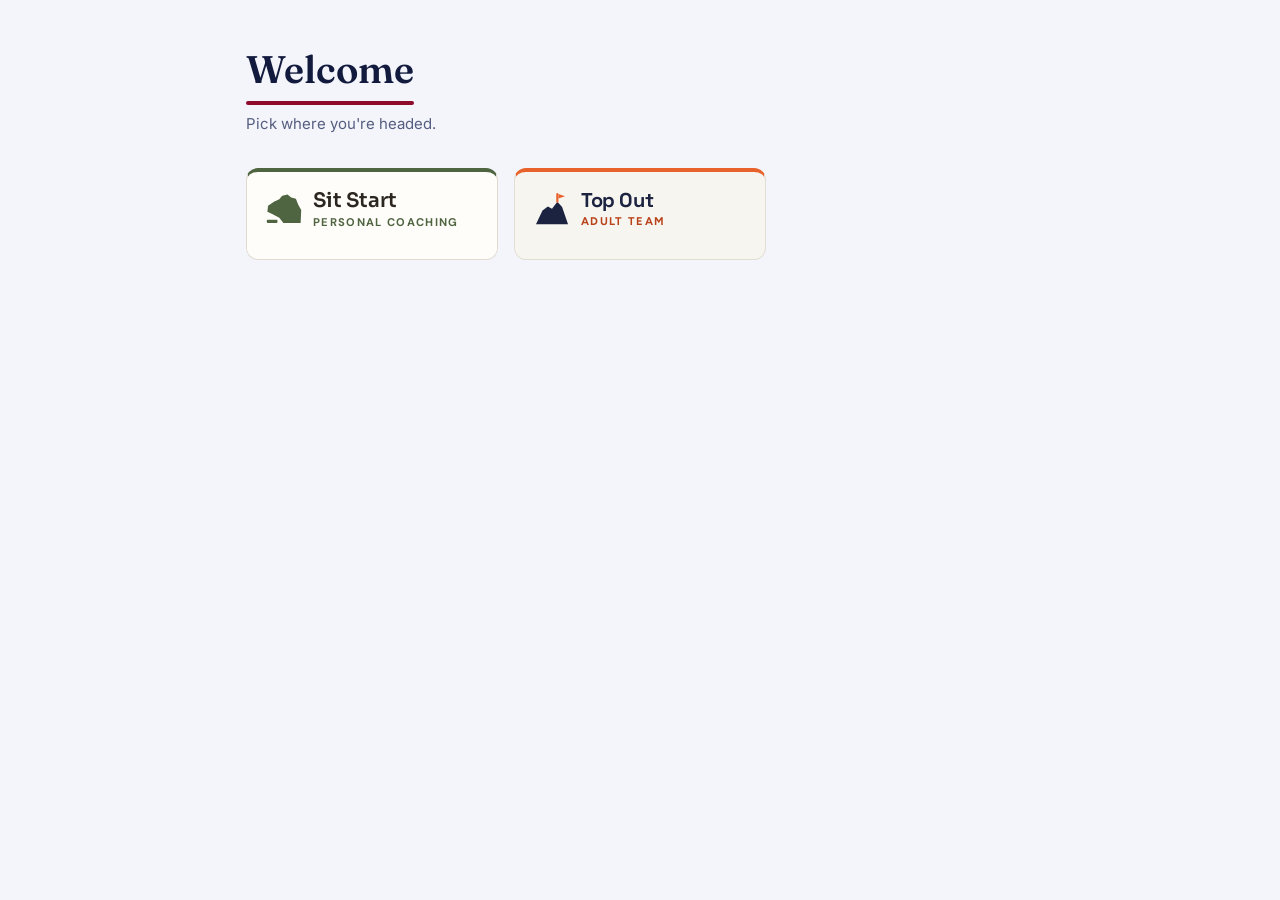
<file: index.html>
<!doctype html>
<html lang="en">
<head>
<meta charset="utf-8">
<meta name="viewport" content="width=device-width, initial-scale=1, viewport-fit=cover">
<title>Home</title>
<link rel="icon" href="icon.svg" type="image/svg+xml">
<link rel="apple-touch-icon" href="apple-touch-icon.png">
<link rel="preconnect" href="https://fonts.googleapis.com">
<link rel="preconnect" href="https://fonts.gstatic.com" crossorigin>
<link href="https://fonts.googleapis.com/css2?family=Fraunces:opsz,wght@9..144,600&family=Inter:wght@400;500&family=DM+Sans:opsz,wght@9..40,400;9..40,700&family=Sora:wght@600&family=Space+Grotesk:wght@700&family=Figtree:wght@400;700&family=Outfit:wght@700&family=IBM+Plex+Sans:wght@400&family=DM+Serif+Display&family=Karla:wght@400&family=Fredoka:wght@600&family=Nunito:wght@400&display=swap" rel="stylesheet">
<style>
/* Home: midnight blue and crimson. Each card wears its own app's colors. */
:root {
  --bg: #F4F5FA; --ink: #121A3D; --muted: #555E80; --line: #DADDEB; --accent: #8E0B2C;
  /* Sit Start: moss on warm sand */
  --ss-card: #FFFDF9; --ss-ink: #2C2620; --ss-muted: #766B60; --ss-line: #E1DAD0; --ss-accent: #4F6441;
  /* Top Out: chalk, navy, rope orange */
  --to-card: #F7F5F0; --to-ink: #1B2340; --to-muted: #5E6680; --to-line: #E2DED3; --to-accent: #E8622C; --to-accent-text: #B8431A;
  /* FIRE: ink and ember */
  --fi-card: #171A21; --fi-ink: #F6F3EE; --fi-muted: #A6AAB4; --fi-line: #2A2E36; --fi-accent: #FF6B35; --fi-gold: #FFC857;
  /* PT Pal: plum and berry */
  --pt-card: #3A2230; --pt-ink: #FFF6EE; --pt-muted: #D9C3CC; --pt-line: #4E3242; --pt-accent: #FF6B83; --pt-gold: #F4BF45;
  /* Kiddo Draw: pine and cranberry */
  --xm-card: #1E3B2F; --xm-ink: #F7F3EC; --xm-muted: #AFC2B7; --xm-line: #2C4E3F; --xm-accent: #E5566B; --xm-gold: #F2C14E;
  color-scheme: light;
}
@media (prefers-color-scheme: dark) {
  :root:not([data-theme="light"]) {
    --bg: #0A0F24; --ink: #E9ECF7; --muted: #9CA3C2; --line: #232A4A; --accent: #C8163F;
    --ss-card: #201C17; --ss-ink: #ECE5DB; --ss-muted: #A69A8B; --ss-line: #352F27; --ss-accent: #A4BA8F;
    --to-card: #181C2C; --to-ink: #EDEFF5; --to-muted: #9AA1B8; --to-line: #2A3048; --to-accent: #FF8A4C; --to-accent-text: #FFA877;
    color-scheme: dark;
  }
}
:root[data-theme="dark"] {
  --bg: #0A0F24; --ink: #E9ECF7; --muted: #9CA3C2; --line: #232A4A; --accent: #C8163F;
  --ss-card: #201C17; --ss-ink: #ECE5DB; --ss-muted: #A69A8B; --ss-line: #352F27; --ss-accent: #A4BA8F;
  --to-card: #181C2C; --to-ink: #EDEFF5; --to-muted: #9AA1B8; --to-line: #2A3048; --to-accent: #FF8A4C; --to-accent-text: #FFA877;
  color-scheme: dark;
}
* { box-sizing: border-box; }
html { background: var(--bg); }
body { margin: 0; padding: 0 env(safe-area-inset-right) env(safe-area-inset-bottom) env(safe-area-inset-left); background: var(--bg); color: var(--ink); font: 15px/1.5 Inter, system-ui, sans-serif; }
main { max-width: 820px; margin: 0 auto; padding: 3rem 16px; }
h1 { display: inline-block; font: 600 2.4rem/1.1 Fraunces, Georgia, serif; margin: 0 0 .5rem; }
h1::after { content: ""; display: block; width: 100%; height: 4px; border-radius: 2px; background: var(--accent); margin-top: .7rem; }
.muted { color: var(--muted); margin: 0; }
.apps { display: grid; grid-template-columns: repeat(auto-fill, minmax(240px, 1fr)); gap: 1rem; margin-top: 2rem; }
.app[hidden] { display: none; }
.app { display: block; background: var(--card); border: 1px solid var(--line); border-radius: 12px; padding: 1.1rem;
  color: var(--ink); text-decoration: none; transition: border-color .15s, transform .15s; }
.app:hover { border-color: var(--accent); transform: translateY(-2px); }
.app:focus-visible { outline: 3px solid var(--accent); outline-offset: 2px; }
.app .brand { display: flex; align-items: center; gap: .65rem; margin-bottom: .7rem; }
.app .brand svg { width: 38px; height: 38px; flex: none; }
.app .brand h2 { margin: 0; white-space: nowrap; }
.sitstart { --card: var(--ss-card); --ink: var(--ss-ink); --muted: var(--ss-muted); --line: var(--ss-line); --accent: var(--ss-accent);
  font-family: "DM Sans", Inter, sans-serif; }
.sitstart .brand svg { color: var(--accent); }
.sitstart .brand h2 { font: 600 1.25rem/1.05 Sora, sans-serif; }
.topout { --card: var(--to-card); --ink: var(--to-ink); --muted: var(--to-muted); --line: var(--to-line); --accent: var(--to-accent);
  font-family: Figtree, Inter, sans-serif; border-top: 4px solid var(--to-accent); }
.topout .brand svg { color: var(--ink); }
.topout .brand .flag { fill: var(--accent); }
.topout .brand path[stroke] { stroke: var(--accent); }
.topout .brand h2 { font: 700 1.25rem/1 "Space Grotesk", sans-serif; letter-spacing: -.02em; }
.app .sub { display: block; white-space: nowrap; font-size: .7rem; font-weight: 700; letter-spacing: .12em; text-transform: uppercase; margin-top: .2rem; }
.sitstart .sub { color: var(--ss-accent); }
.topout .sub { color: var(--to-accent-text); }
.sitstart { border-top: 4px solid var(--ss-accent); }
/* FIRE: an ink card in both themes, an ember-to-gold line on top */
.fire { --card: var(--fi-card); --ink: var(--fi-ink); --muted: var(--fi-muted); --line: var(--fi-line); --accent: var(--fi-accent);
  font-family: "IBM Plex Sans", Inter, sans-serif; border-top: 0; position: relative; overflow: hidden; }
.fire::before { content: ""; position: absolute; inset: 0 0 auto; height: 4px; background: linear-gradient(90deg, var(--fi-accent), var(--fi-gold)); }
.fire .brand .flame { fill: var(--fi-accent); }
.fire .brand .core { fill: var(--fi-gold); }
.fire .brand h2 { font: 700 1.3rem/1 Outfit, sans-serif; letter-spacing: .04em; }
.fire .sub { color: var(--fi-gold); letter-spacing: .06em; }   /* tighter so "Financial Independence" stays on one line and the cards keep one height */
/* Kiddo Draw: a pine card in both themes, a candy-cane line on top */
.xmas { --card: var(--xm-card); --ink: var(--xm-ink); --muted: var(--xm-muted); --line: var(--xm-line); --accent: var(--xm-accent);
  font-family: Karla, Inter, sans-serif; position: relative; overflow: hidden; }
.xmas::before { content: ""; position: absolute; inset: 0 0 auto; height: 4px; background: repeating-linear-gradient(-45deg, var(--xm-accent) 0 8px, var(--xm-ink) 8px 16px); }
.xmas .brand .box { fill: #D23A50; }
.xmas .brand .lid { fill: var(--xm-accent); }
.xmas .brand .ribbon { fill: var(--xm-gold); }
.xmas .brand h2 { font: 400 1.4rem/1 "DM Serif Display", serif; }
.xmas .sub { color: var(--xm-gold); }
/* A row's second (and third) line, under the name and lined up with it (past the grip). */
.set-line { flex-basis: 100%; display: flex; flex-wrap: wrap; align-items: center; gap: .4rem; padding-left: calc(10px + 1rem); }
.set-line > input { flex: 1 1 10rem; }
.circuit-row > input[name="name"] { flex: 1 1 4rem; min-width: 4rem; }
.circuit-row .vrange input { width: 3.2rem; }
.set-btns { display: inline-flex; gap: .4rem; margin-left: auto; }
.add-row input.short-in { flex: none; width: 7rem; min-width: 0; }
/* PT Pal: a plum card in both themes, a berry-to-gold line on top */
.pt { --card: var(--pt-card); --ink: var(--pt-ink); --muted: var(--pt-muted); --line: var(--pt-line); --accent: var(--pt-accent);
  font-family: Nunito, Inter, sans-serif; position: relative; overflow: hidden; }
.pt::before { content: ""; position: absolute; inset: 0 0 auto; height: 4px; background: linear-gradient(90deg, var(--pt-accent), var(--pt-gold)); }
.pt .brand h2 { font: 600 1.35rem/1 Fredoka, sans-serif; }
.pt .sub { color: var(--pt-gold); }
</style>
</head>
<body>
<main>
  <h1>Welcome</h1>
  <p class="muted">Pick where you're headed.</p>
  <!-- One card per app. Each app lives in its own folder; its card uses that app's colors and fonts. -->
  <div class="apps">
    <a class="app sitstart" href="sitstart/">
      <div class="brand">
        <svg viewBox="0 0 32 32" aria-hidden="true"><path d="M15.5 27 12 22.5l-5.5-3-4.5-2 .6-5L7.5 9 12 7l2.5-3 4.5-1 3 2.5 4 1 2 5 2.5 4.5-.5 11z" fill="currentColor"/><rect x="1.5" y="24.2" width="9" height="2.8" rx=".9" fill="currentColor"/></svg>
        <div><h2>Sit Start</h2><span class="sub">Personal Coaching</span></div>
      </div>
    </a>
    <a class="app topout" href="topout/">
      <div class="brand">
        <svg viewBox="0 0 32 32" aria-hidden="true"><path d="M2.5 28 8 16.5l4.5-3.5 3.5 2 4.5-6 4 4.5L29.5 28z" fill="currentColor"/><path d="M20.5 9V2.5" stroke="currentColor" stroke-width="1.8" stroke-linecap="round"/><path class="flag" d="M21.4 2.6 27 4.4l-5.6 1.9z" fill="currentColor"/></svg>
        <div><h2>Top Out</h2><span class="sub">Adult Team</span></div>
      </div>
    </a>
    <!-- FIRE is private: hidden unless the FIRE app has seen the owner sign in on this device (fire/js/app.js sets the flag). -->
    <a class="app fire" href="fire/" hidden>
      <div class="brand">
        <svg viewBox="0 0 32 32" aria-hidden="true"><path class="flame" d="M16 4.5c.8 4.6 7.5 7.6 7.5 15.2a7.5 7.5 0 0 1-15 0c0-4 2.2-6.7 4-8.4 0 2.6 1 4.2 2.4 4.9C14.6 12 14.3 8 16 4.5z"/><path class="core" d="M16 27.2a3.3 3.3 0 0 1-3.3-3.3c0-2.4 2.1-3.8 3.3-5.8 1.2 2 3.3 3.4 3.3 5.8a3.3 3.3 0 0 1-3.3 3.3z"/></svg>
        <div><h2>FIRE</h2><span class="sub">Financial Independence</span></div>
      </div>
    </a>
    <!-- Kiddo Draw is private too: hidden unless its app has seen the owner sign in on this device (christmas/js/app.js sets the flag). -->
    <a class="app xmas" href="christmas/" hidden>
      <div class="brand">
        <svg viewBox="0 0 32 32" aria-hidden="true"><rect class="box" x="7" y="14.5" width="18" height="12.5" rx="1.5"/><rect class="lid" x="5.5" y="10.5" width="21" height="5" rx="1.5"/><rect class="ribbon" x="14.5" y="10.5" width="3" height="16.5"/><path class="ribbon" d="M16 10.5c-1.4-3.6-6.2-4.6-6.2-1.8 0 1.8 3.4 1.8 6.2 1.8zM16 10.5c1.4-3.6 6.2-4.6 6.2-1.8 0 1.8-3.4 1.8-6.2 1.8z"/></svg>
        <div><h2>Kiddo Draw</h2><span class="sub">Christmas</span></div>
      </div>
    </a>
    <!-- PT Pal is private too: hidden unless its app has seen the owner sign in on this device (pt/js/app.js sets the flag). -->
    <a class="app pt" href="pt/" hidden>
      <div class="brand">
        <svg viewBox="0 0 48 48" aria-hidden="true"><path d="M24 14V8" stroke="#3E7A48" stroke-width="2.5" stroke-linecap="round" fill="none"/><path d="M24 11c2.5-5.5 8-7.5 13-6.5-1.2 5-6.5 8.5-13 6.5z" fill="#4E9A5B"/><circle cx="24" cy="29" r="15" fill="#D93A55"/><path d="M9.4 32.5a15 15 0 0 0 29.2 0 17 12 0 0 1-29.2 0z" fill="#A9243D"/><ellipse cx="18" cy="23" rx="4.2" ry="2.6" transform="rotate(-35 18 23)" fill="#fff" opacity=".6"/></svg>
        <div><h2>PT Pal</h2><span class="sub">Physical Therapy</span></div>
      </div>
    </a>
  </div>
</main>
<script>
  // Private cards, each with the flag its app sets on a device where the owner has signed in.
  const privateCards = [['.app.fire', 'vsapps.fireOwner'], ['.app.xmas', 'vsapps.xmasOwner'], ['.app.pt', 'vsapps.ptOwner']].map(([sel, flag]) => {
    const card = document.querySelector(sel);
    try { if (localStorage.getItem(flag)) card.hidden = false; } catch {}
    return card;
  });
  // The owner's way in on a new device: tap Welcome 5 times (each within 1.5 seconds of the last) to show them for this visit.
  let taps = 0, last = 0;
  document.querySelector('h1').addEventListener('click', () => {
    const now = Date.now();
    taps = now - last < 1500 ? taps + 1 : 1;
    last = now;
    if (taps >= 5) privateCards.forEach(c => { c.hidden = false; });
  });
</script>
</body>
</html>
</file>
